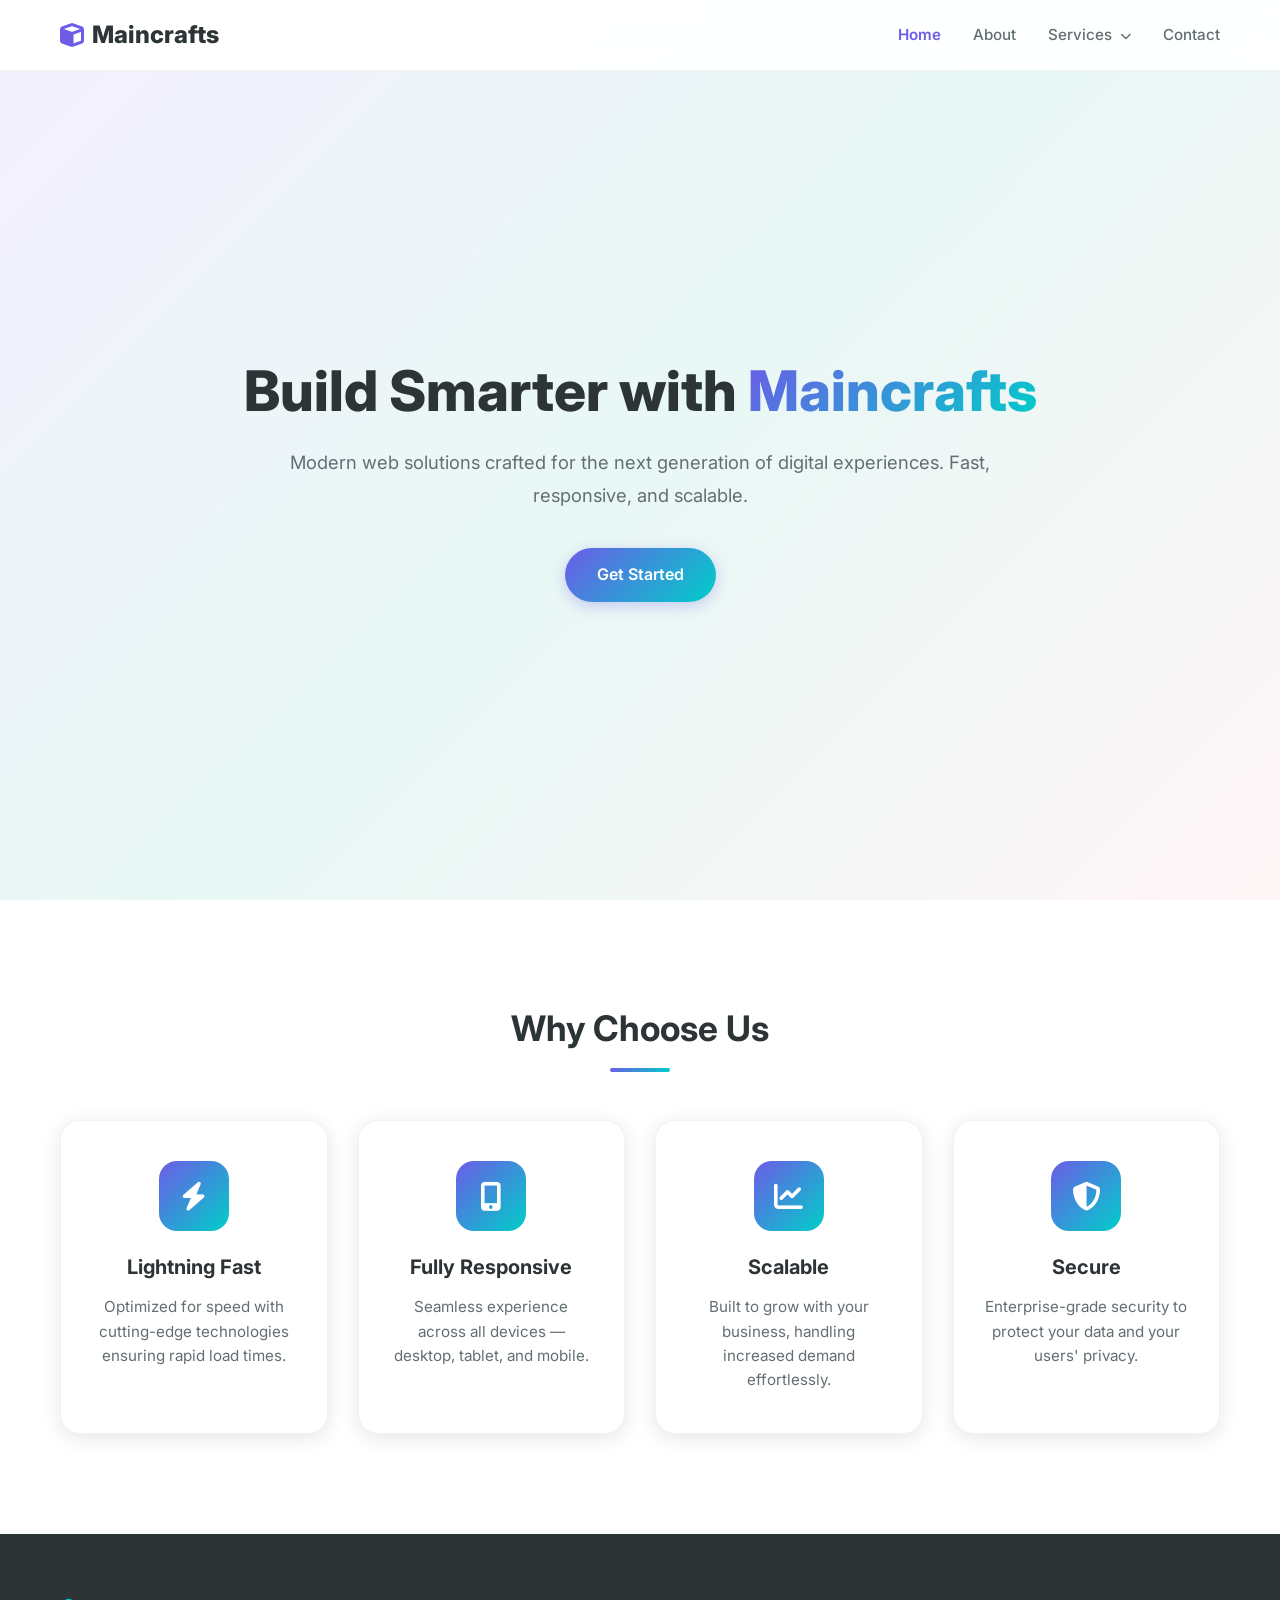
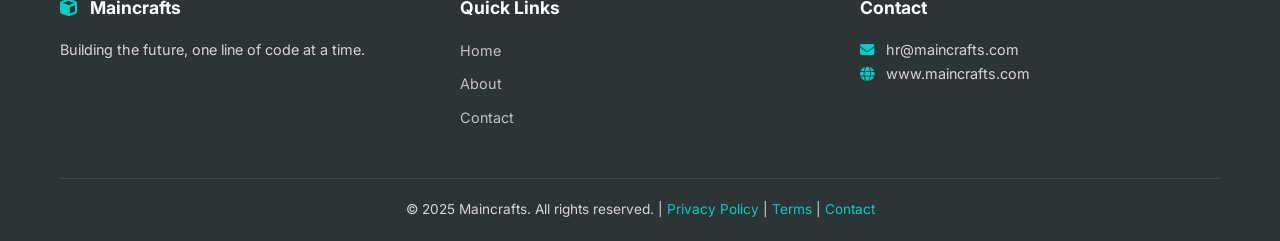
<file: index.html>
<!DOCTYPE html>
<html lang="en">
<head>
    <meta charset="UTF-8">
    <meta name="viewport" content="width=device-width, initial-scale=1.0">
    <title>Maincrafts - Build Smarter</title>
    <link rel="preconnect" href="https://fonts.googleapis.com">
    <link href="https://fonts.googleapis.com/css2?family=Inter:wght@400;500;600;700;800&display=swap" rel="stylesheet">
    <link rel="stylesheet" href="https://cdnjs.cloudflare.com/ajax/libs/font-awesome/6.5.0/css/all.min.css">
    <link rel="stylesheet" href="css/style.css">
</head>
<body>
    <header class="header">
        <nav class="navbar">
            <div class="nav-container">
                <a href="index.html" class="logo">
                    <i class="fas fa-cube"></i> Maincrafts
                </a>
                <button class="nav-toggle" aria-label="Toggle navigation">
                    <i class="fas fa-bars"></i>
                </button>
                <ul class="nav-menu">
                    <li><a href="index.html" class="active">Home</a></li>
                    <li><a href="about.html">About</a></li>
                    <li class="dropdown">
                        <a href="#" class="dropdown-toggle">Services <i class="fas fa-chevron-down"></i></a>
                        <ul class="dropdown-menu">
                            <li><a href="#">Web Development</a></li>
                            <li><a href="#">Mobile Apps</a></li>
                            <li><a href="#">Cloud Solutions</a></li>
                        </ul>
                    </li>
                    <li><a href="contact.html">Contact</a></li>
                </ul>
            </div>
        </nav>
    </header>

    <main>
        <section class="hero">
            <div class="hero-content">
                <h1>Build Smarter with <span class="highlight">Maincrafts</span></h1>
                <p>Modern web solutions crafted for the next generation of digital experiences. Fast, responsive, and scalable.</p>
                <a href="contact.html" class="btn btn-primary">Get Started</a>
            </div>
        </section>

        <section class="features">
            <div class="container">
                <h2 class="section-title">Why Choose Us</h2>
                <div class="features-grid">
                    <div class="feature-card">
                        <div class="feature-icon"><i class="fas fa-bolt"></i></div>
                        <h3>Lightning Fast</h3>
                        <p>Optimized for speed with cutting-edge technologies ensuring rapid load times.</p>
                    </div>
                    <div class="feature-card">
                        <div class="feature-icon"><i class="fas fa-mobile-alt"></i></div>
                        <h3>Fully Responsive</h3>
                        <p>Seamless experience across all devices — desktop, tablet, and mobile.</p>
                    </div>
                    <div class="feature-card">
                        <div class="feature-icon"><i class="fas fa-chart-line"></i></div>
                        <h3>Scalable</h3>
                        <p>Built to grow with your business, handling increased demand effortlessly.</p>
                    </div>
                    <div class="feature-card">
                        <div class="feature-icon"><i class="fas fa-shield-alt"></i></div>
                        <h3>Secure</h3>
                        <p>Enterprise-grade security to protect your data and your users' privacy.</p>
                    </div>
                </div>
            </div>
        </section>
    </main>

    <footer class="footer">
        <div class="container">
            <div class="footer-content">
                <div class="footer-section">
                    <h4><i class="fas fa-cube"></i> Maincrafts</h4>
                    <p>Building the future, one line of code at a time.</p>
                </div>
                <div class="footer-section">
                    <h4>Quick Links</h4>
                    <ul>
                        <li><a href="index.html">Home</a></li>
                        <li><a href="about.html">About</a></li>
                        <li><a href="contact.html">Contact</a></li>
                    </ul>
                </div>
                <div class="footer-section">
                    <h4>Contact</h4>
                    <p><i class="fas fa-envelope"></i> hr@maincrafts.com</p>
                    <p><i class="fas fa-globe"></i> www.maincrafts.com</p>
                </div>
            </div>
            <div class="footer-bottom">
                <p>&copy; 2025 Maincrafts. All rights reserved. | <a href="#">Privacy Policy</a> | <a href="#">Terms</a> | <a href="contact.html">Contact</a></p>
            </div>
        </div>
    </footer>

    <script src="js/script.js"></script>
</body>
</html>
</file>
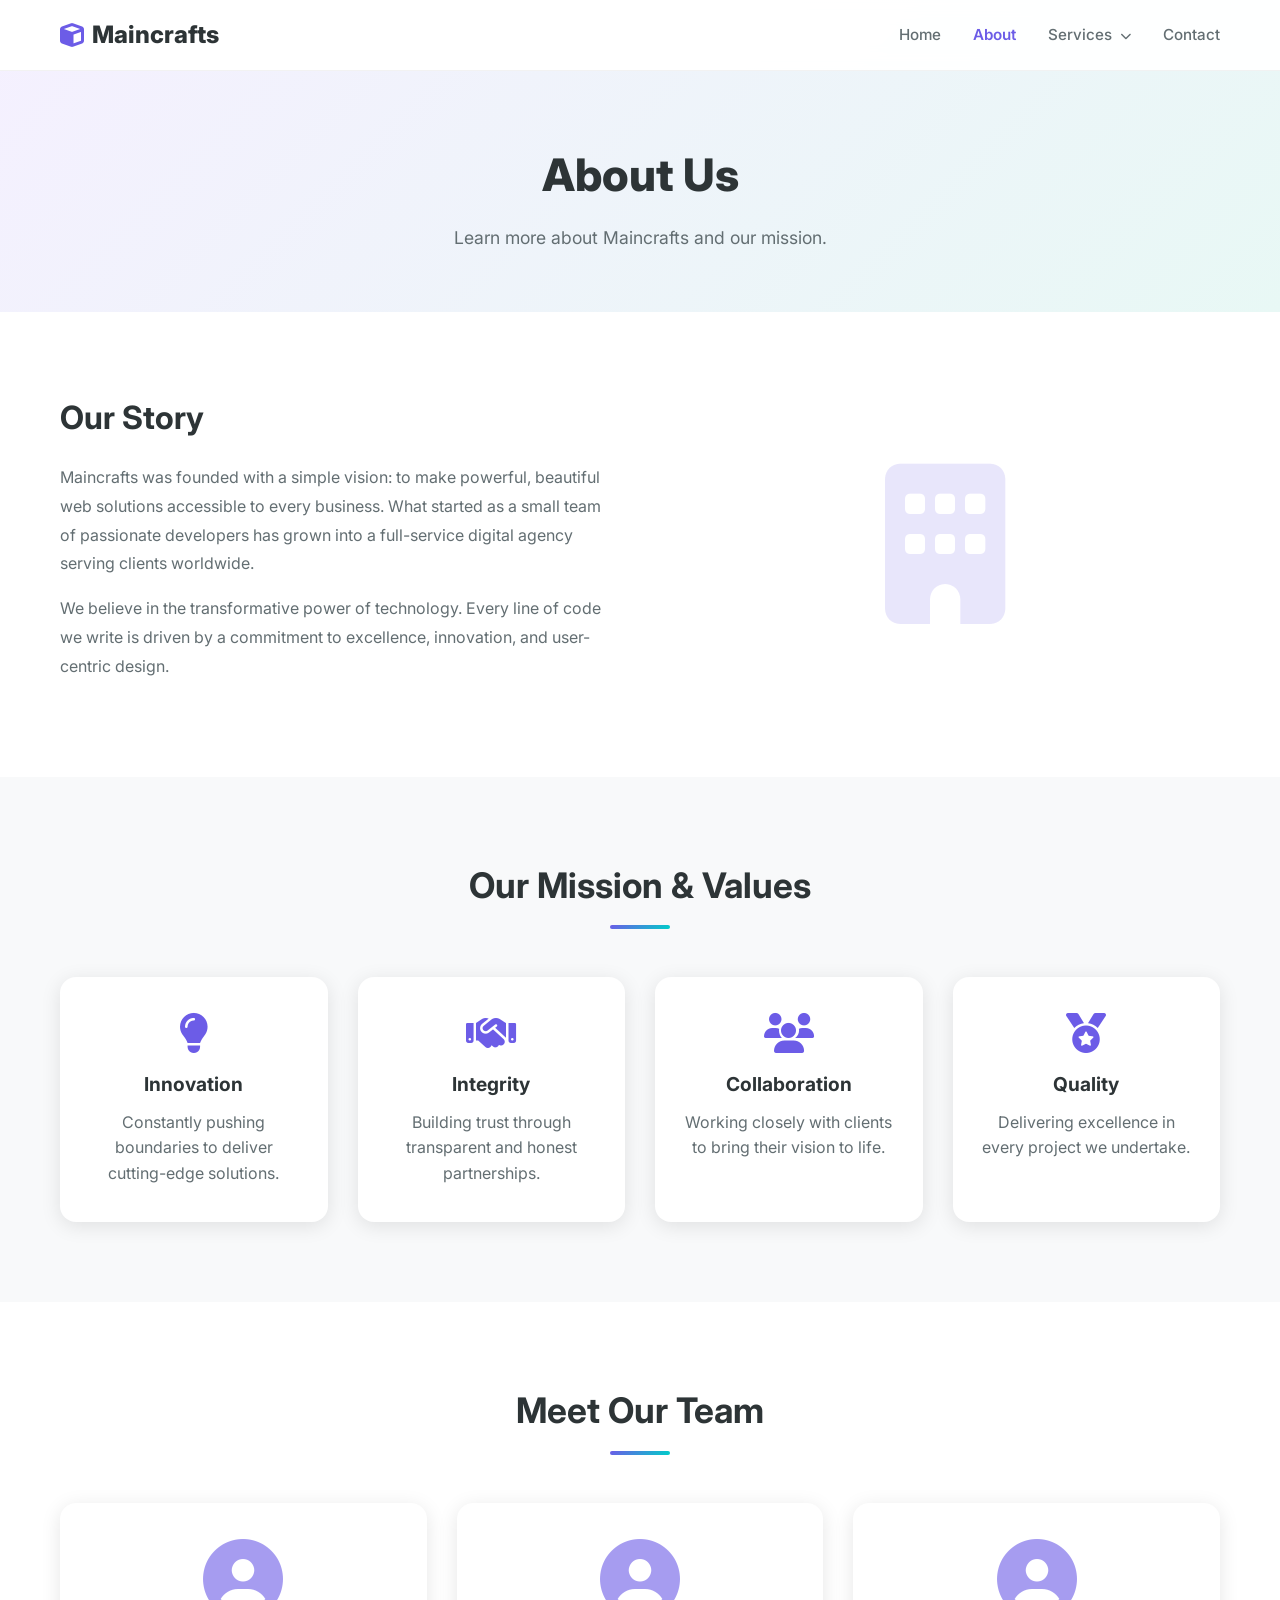
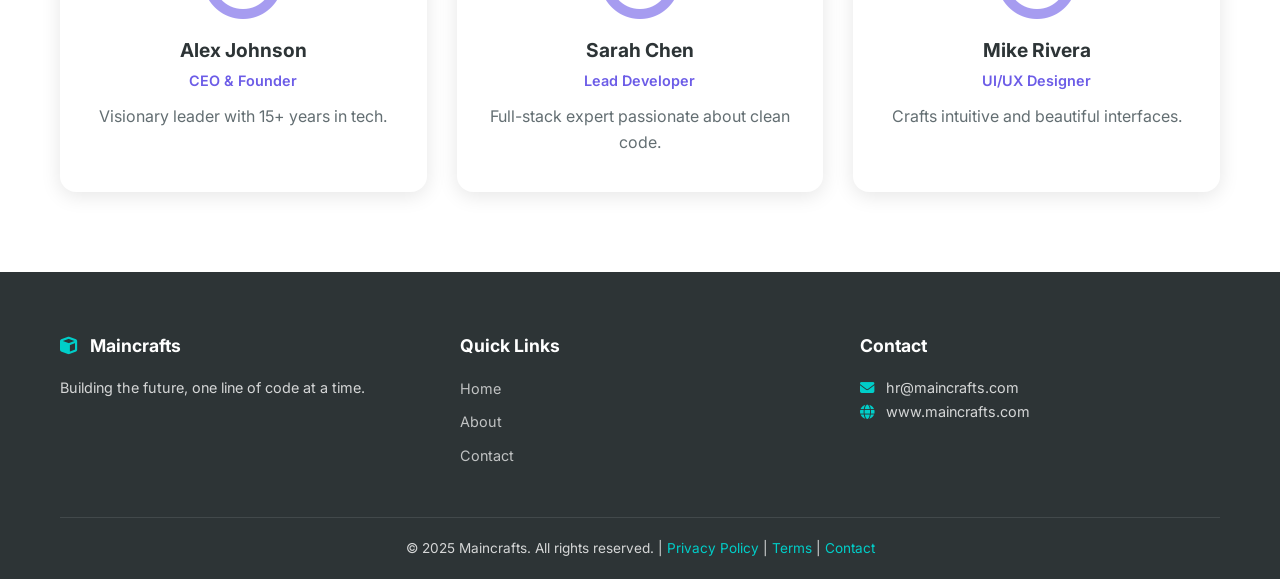
<file: about.html>
<!DOCTYPE html>
<html lang="en">
<head>
    <meta charset="UTF-8">
    <meta name="viewport" content="width=device-width, initial-scale=1.0">
    <title>About - Maincrafts</title>
    <link rel="preconnect" href="https://fonts.googleapis.com">
    <link href="https://fonts.googleapis.com/css2?family=Inter:wght@400;500;600;700;800&display=swap" rel="stylesheet">
    <link rel="stylesheet" href="https://cdnjs.cloudflare.com/ajax/libs/font-awesome/6.5.0/css/all.min.css">
    <link rel="stylesheet" href="css/style.css">
</head>
<body>
    <header class="header">
        <nav class="navbar">
            <div class="nav-container">
                <a href="index.html" class="logo">
                    <i class="fas fa-cube"></i> Maincrafts
                </a>
                <button class="nav-toggle" aria-label="Toggle navigation">
                    <i class="fas fa-bars"></i>
                </button>
                <ul class="nav-menu">
                    <li><a href="index.html">Home</a></li>
                    <li><a href="about.html" class="active">About</a></li>
                    <li class="dropdown">
                        <a href="#" class="dropdown-toggle">Services <i class="fas fa-chevron-down"></i></a>
                        <ul class="dropdown-menu">
                            <li><a href="#">Web Development</a></li>
                            <li><a href="#">Mobile Apps</a></li>
                            <li><a href="#">Cloud Solutions</a></li>
                        </ul>
                    </li>
                    <li><a href="contact.html">Contact</a></li>
                </ul>
            </div>
        </nav>
    </header>

    <main>
        <section class="page-header">
            <div class="container">
                <h1>About Us</h1>
                <p>Learn more about Maincrafts and our mission.</p>
            </div>
        </section>

        <section class="about-story">
            <div class="container">
                <div class="about-grid">
                    <div class="about-text">
                        <h2>Our Story</h2>
                        <p>Maincrafts was founded with a simple vision: to make powerful, beautiful web solutions accessible to every business. What started as a small team of passionate developers has grown into a full-service digital agency serving clients worldwide.</p>
                        <p>We believe in the transformative power of technology. Every line of code we write is driven by a commitment to excellence, innovation, and user-centric design.</p>
                    </div>
                    <div class="about-image">
                        <i class="fas fa-building"></i>
                    </div>
                </div>
            </div>
        </section>

        <section class="mission">
            <div class="container">
                <h2 class="section-title">Our Mission & Values</h2>
                <div class="values-grid">
                    <div class="value-card">
                        <i class="fas fa-lightbulb"></i>
                        <h3>Innovation</h3>
                        <p>Constantly pushing boundaries to deliver cutting-edge solutions.</p>
                    </div>
                    <div class="value-card">
                        <i class="fas fa-handshake"></i>
                        <h3>Integrity</h3>
                        <p>Building trust through transparent and honest partnerships.</p>
                    </div>
                    <div class="value-card">
                        <i class="fas fa-users"></i>
                        <h3>Collaboration</h3>
                        <p>Working closely with clients to bring their vision to life.</p>
                    </div>
                    <div class="value-card">
                        <i class="fas fa-medal"></i>
                        <h3>Quality</h3>
                        <p>Delivering excellence in every project we undertake.</p>
                    </div>
                </div>
            </div>
        </section>

        <section class="team">
            <div class="container">
                <h2 class="section-title">Meet Our Team</h2>
                <div class="team-grid">
                    <div class="team-card">
                        <div class="team-avatar"><i class="fas fa-user-circle"></i></div>
                        <h3>Alex Johnson</h3>
                        <p class="team-role">CEO & Founder</p>
                        <p>Visionary leader with 15+ years in tech.</p>
                    </div>
                    <div class="team-card">
                        <div class="team-avatar"><i class="fas fa-user-circle"></i></div>
                        <h3>Sarah Chen</h3>
                        <p class="team-role">Lead Developer</p>
                        <p>Full-stack expert passionate about clean code.</p>
                    </div>
                    <div class="team-card">
                        <div class="team-avatar"><i class="fas fa-user-circle"></i></div>
                        <h3>Mike Rivera</h3>
                        <p class="team-role">UI/UX Designer</p>
                        <p>Crafts intuitive and beautiful interfaces.</p>
                    </div>
                </div>
            </div>
        </section>
    </main>

    <footer class="footer">
        <div class="container">
            <div class="footer-content">
                <div class="footer-section">
                    <h4><i class="fas fa-cube"></i> Maincrafts</h4>
                    <p>Building the future, one line of code at a time.</p>
                </div>
                <div class="footer-section">
                    <h4>Quick Links</h4>
                    <ul>
                        <li><a href="index.html">Home</a></li>
                        <li><a href="about.html">About</a></li>
                        <li><a href="contact.html">Contact</a></li>
                    </ul>
                </div>
                <div class="footer-section">
                    <h4>Contact</h4>
                    <p><i class="fas fa-envelope"></i> hr@maincrafts.com</p>
                    <p><i class="fas fa-globe"></i> www.maincrafts.com</p>
                </div>
            </div>
            <div class="footer-bottom">
                <p>&copy; 2025 Maincrafts. All rights reserved. | <a href="#">Privacy Policy</a> | <a href="#">Terms</a> | <a href="contact.html">Contact</a></p>
            </div>
        </div>
    </footer>

    <script src="js/script.js"></script>
</body>
</html>
</file>
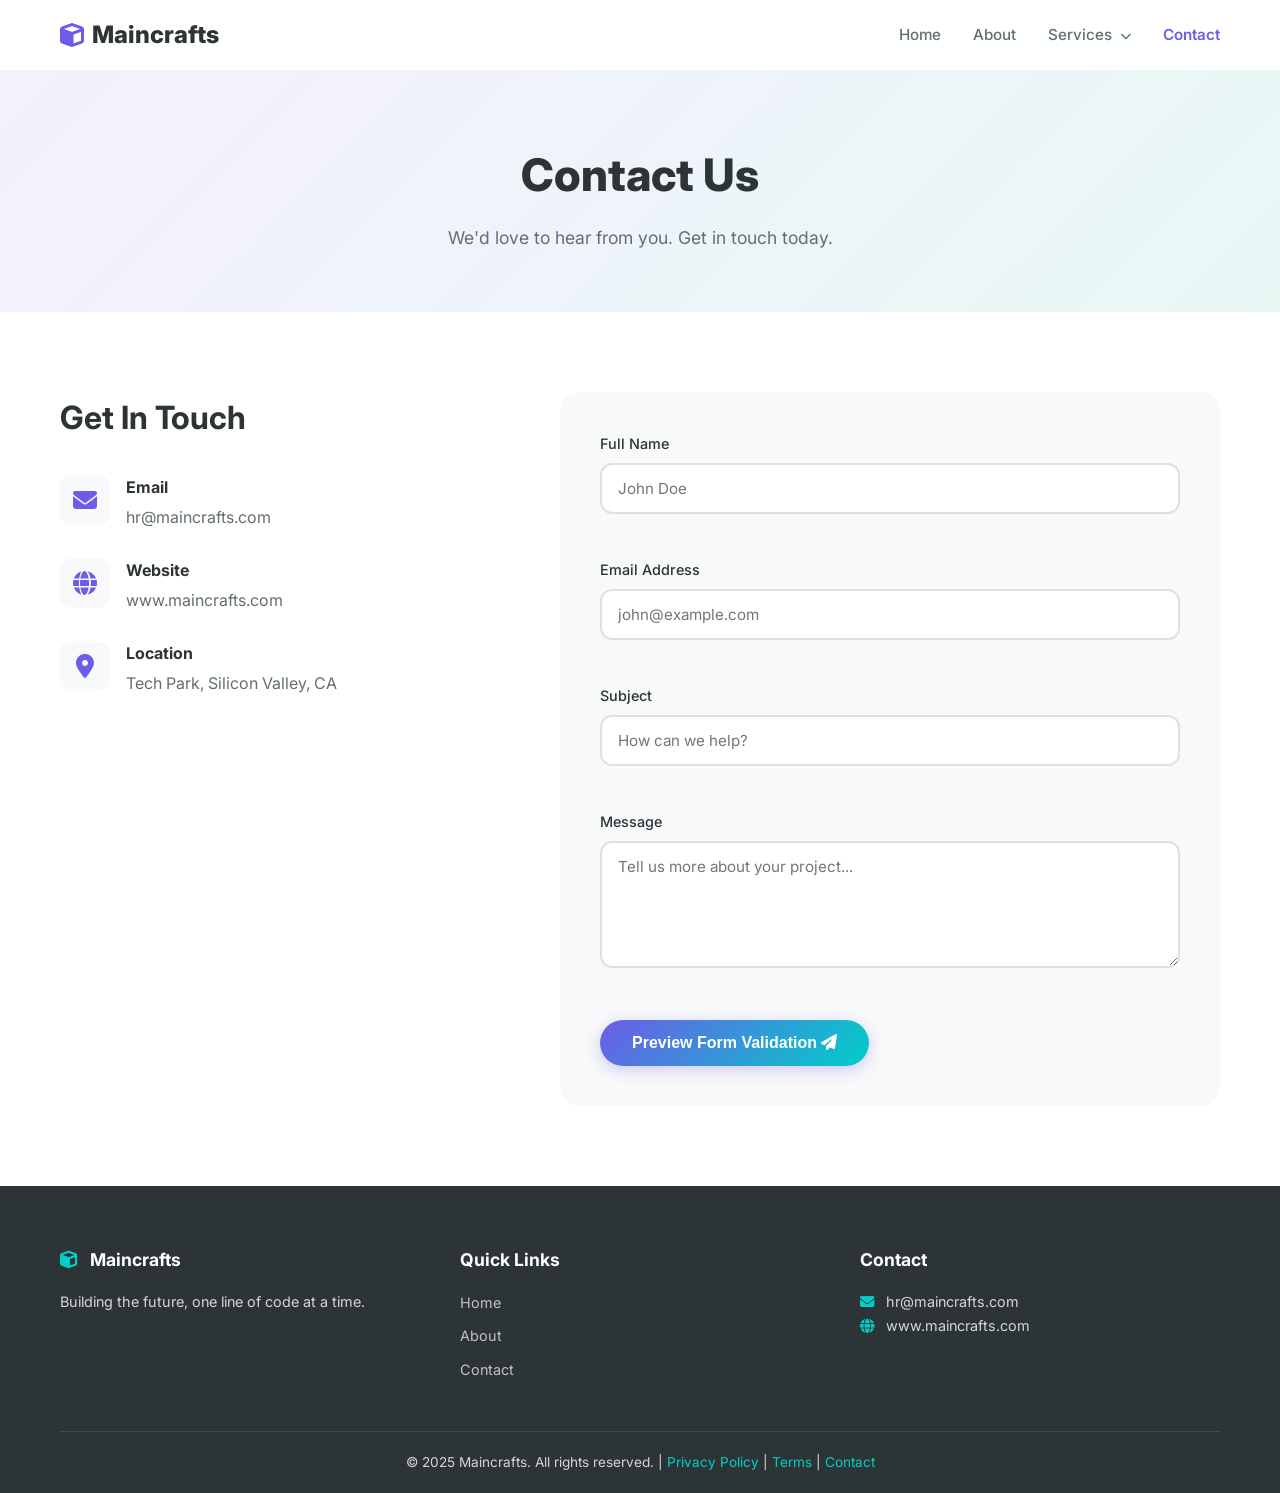
<file: contact.html>
<!DOCTYPE html>
<html lang="en">
<head>
    <meta charset="UTF-8">
    <meta name="viewport" content="width=device-width, initial-scale=1.0">
    <title>Contact - Maincrafts</title>
    <link rel="preconnect" href="https://fonts.googleapis.com">
    <link href="https://fonts.googleapis.com/css2?family=Inter:wght@400;500;600;700;800&display=swap" rel="stylesheet">
    <link rel="stylesheet" href="https://cdnjs.cloudflare.com/ajax/libs/font-awesome/6.5.0/css/all.min.css">
    <link rel="stylesheet" href="css/style.css">
</head>
<body>
    <header class="header">
        <nav class="navbar">
            <div class="nav-container">
                <a href="index.html" class="logo">
                    <i class="fas fa-cube"></i> Maincrafts
                </a>
                <button class="nav-toggle" aria-label="Toggle navigation">
                    <i class="fas fa-bars"></i>
                </button>
                <ul class="nav-menu">
                    <li><a href="index.html">Home</a></li>
                    <li><a href="about.html">About</a></li>
                    <li class="dropdown">
                        <a href="#" class="dropdown-toggle">Services <i class="fas fa-chevron-down"></i></a>
                        <ul class="dropdown-menu">
                            <li><a href="#">Web Development</a></li>
                            <li><a href="#">Mobile Apps</a></li>
                            <li><a href="#">Cloud Solutions</a></li>
                        </ul>
                    </li>
                    <li><a href="contact.html" class="active">Contact</a></li>
                </ul>
            </div>
        </nav>
    </header>

    <main>
        <section class="page-header">
            <div class="container">
                <h1>Contact Us</h1>
                <p>We'd love to hear from you. Get in touch today.</p>
            </div>
        </section>

        <section class="contact-section">
            <div class="container">
                <div class="contact-grid">
                    <div class="contact-info">
                        <h2>Get In Touch</h2>
                        <div class="info-item">
                            <i class="fas fa-envelope"></i>
                            <div>
                                <h4>Email</h4>
                                <p>hr@maincrafts.com</p>
                            </div>
                        </div>
                        <div class="info-item">
                            <i class="fas fa-globe"></i>
                            <div>
                                <h4>Website</h4>
                                <p>www.maincrafts.com</p>
                            </div>
                        </div>
                        <div class="info-item">
                            <i class="fas fa-map-marker-alt"></i>
                            <div>
                                <h4>Location</h4>
                                <p>Tech Park, Silicon Valley, CA</p>
                            </div>
                        </div>
                    </div>
                    <div class="contact-form-wrapper">
                        <form id="contactForm" class="contact-form" novalidate>
                            <div class="form-group">
                                <label for="name">Full Name</label>
                                <input type="text" id="name" name="name" placeholder="John Doe" required>
                                <span class="error-message"></span>
                            </div>
                            <div class="form-group">
                                <label for="email">Email Address</label>
                                <input type="email" id="email" name="email" placeholder="john@example.com" required>
                                <span class="error-message"></span>
                            </div>
                            <div class="form-group">
                                <label for="subject">Subject</label>
                                <input type="text" id="subject" name="subject" placeholder="How can we help?" required>
                                <span class="error-message"></span>
                            </div>
                            <div class="form-group">
                                <label for="message">Message</label>
                                <textarea id="message" name="message" rows="5" placeholder="Tell us more about your project..." required></textarea>
                                <span class="error-message"></span>
                            </div>
                            <button type="submit" class="btn btn-primary">Preview Form Validation <i class="fas fa-paper-plane"></i></button>
                        </form>
                        <div id="formSuccess" class="form-success hidden">
                            <i class="fas fa-check-circle"></i>
                            <h3>Form validation preview complete</h3>
                            <p>This static demo has no backend. Your message was not sent or stored.</p>
                        </div>
                    </div>
                </div>
            </div>
        </section>
    </main>

    <footer class="footer">
        <div class="container">
            <div class="footer-content">
                <div class="footer-section">
                    <h4><i class="fas fa-cube"></i> Maincrafts</h4>
                    <p>Building the future, one line of code at a time.</p>
                </div>
                <div class="footer-section">
                    <h4>Quick Links</h4>
                    <ul>
                        <li><a href="index.html">Home</a></li>
                        <li><a href="about.html">About</a></li>
                        <li><a href="contact.html">Contact</a></li>
                    </ul>
                </div>
                <div class="footer-section">
                    <h4>Contact</h4>
                    <p><i class="fas fa-envelope"></i> hr@maincrafts.com</p>
                    <p><i class="fas fa-globe"></i> www.maincrafts.com</p>
                </div>
            </div>
            <div class="footer-bottom">
                <p>&copy; 2025 Maincrafts. All rights reserved. | <a href="#">Privacy Policy</a> | <a href="#">Terms</a> | <a href="contact.html">Contact</a></p>
            </div>
        </div>
    </footer>

    <script src="js/script.js"></script>
</body>
</html>
</file>
<file: css/style.css>
* {
    margin: 0;
    padding: 0;
    box-sizing: border-box;
}

:root {
    --primary: #6c5ce7;
    --primary-dark: #5a4bd1;
    --secondary: #00cec9;
    --accent: #fd79a8;
    --dark: #2d3436;
    --light: #f8f9fa;
    --text: #636e72;
    --gradient: linear-gradient(135deg, #6c5ce7 0%, #00cec9 100%);
    --shadow: 0 4px 20px rgba(0, 0, 0, 0.1);
    --shadow-hover: 0 8px 30px rgba(0, 0, 0, 0.15);
}

html {
    scroll-behavior: smooth;
}

body {
    font-family: 'Inter', -apple-system, BlinkMacSystemFont, sans-serif;
    color: var(--text);
    line-height: 1.6;
    overflow-x: hidden;
}

a {
    text-decoration: none;
    color: inherit;
}

ul {
    list-style: none;
}

.container {
    max-width: 1200px;
    margin: 0 auto;
    padding: 0 20px;
}

.section-title {
    text-align: center;
    font-size: 2.2rem;
    color: var(--dark);
    margin-bottom: 3rem;
    position: relative;
}

.section-title::after {
    content: '';
    display: block;
    width: 60px;
    height: 4px;
    background: var(--gradient);
    margin: 12px auto 0;
    border-radius: 2px;
}

.btn {
    display: inline-block;
    padding: 14px 32px;
    border-radius: 50px;
    font-weight: 600;
    font-size: 1rem;
    cursor: pointer;
    transition: all 0.3s ease;
    border: none;
}

.btn-primary {
    background: var(--gradient);
    color: white;
    box-shadow: 0 4px 15px rgba(108, 92, 231, 0.3);
}

.btn-primary:hover {
    transform: translateY(-2px);
    box-shadow: 0 8px 25px rgba(108, 92, 231, 0.4);
}

.highlight {
    background: var(--gradient);
    -webkit-background-clip: text;
    -webkit-text-fill-color: transparent;
    background-clip: text;
}

.navbar {
    position: fixed;
    top: 0;
    width: 100%;
    z-index: 1000;
    background: rgba(255, 255, 255, 0.95);
    backdrop-filter: blur(10px);
    border-bottom: 1px solid rgba(0, 0, 0, 0.05);
}

.nav-container {
    max-width: 1200px;
    margin: 0 auto;
    padding: 0 20px;
    display: flex;
    justify-content: space-between;
    align-items: center;
    height: 70px;
}

.logo {
    font-size: 1.5rem;
    font-weight: 800;
    color: var(--dark);
    display: flex;
    align-items: center;
    gap: 8px;
}

.logo i {
    color: var(--primary);
}

.nav-menu {
    display: flex;
    align-items: center;
    gap: 32px;
}

.nav-menu a {
    font-weight: 500;
    color: var(--text);
    transition: color 0.3s;
    font-size: 0.95rem;
}

.nav-menu a:hover,
.nav-menu a.active {
    color: var(--primary);
}

.nav-menu a.active {
    font-weight: 600;
}

.nav-toggle {
    display: none;
    background: none;
    border: none;
    font-size: 1.5rem;
    cursor: pointer;
    color: var(--dark);
}

.dropdown {
    position: relative;
}

.dropdown-toggle i {
    font-size: 0.7rem;
    margin-left: 4px;
}

.dropdown-menu {
    position: absolute;
    top: 100%;
    left: 0;
    background: white;
    border-radius: 12px;
    box-shadow: var(--shadow-hover);
    padding: 8px 0;
    min-width: 200px;
    opacity: 0;
    visibility: hidden;
    transform: translateY(10px);
    transition: all 0.3s ease;
}

.dropdown:hover .dropdown-menu {
    opacity: 1;
    visibility: visible;
    transform: translateY(0);
}

.dropdown-menu li a {
    display: block;
    padding: 10px 20px;
    color: var(--text);
    transition: background 0.3s, color 0.3s;
}

.dropdown-menu li a:hover {
    background: var(--light);
    color: var(--primary);
}

.hero {
    padding: 160px 20px 100px;
    background: linear-gradient(135deg, #f5f0ff 0%, #e8f8f5 50%, #fff5f7 100%);
    text-align: center;
    min-height: 100vh;
    display: flex;
    align-items: center;
    justify-content: center;
}

.hero-content {
    max-width: 800px;
}

.hero-content h1 {
    font-size: 3.5rem;
    font-weight: 800;
    color: var(--dark);
    margin-bottom: 20px;
    line-height: 1.2;
}

.hero-content p {
    font-size: 1.15rem;
    color: var(--text);
    margin-bottom: 36px;
    line-height: 1.8;
}

.features {
    padding: 100px 0;
    background: white;
}

.features-grid {
    display: grid;
    grid-template-columns: repeat(auto-fit, minmax(250px, 1fr));
    gap: 30px;
}

.feature-card {
    text-align: center;
    padding: 40px 30px;
    border-radius: 20px;
    background: white;
    box-shadow: var(--shadow);
    transition: all 0.3s ease;
    border: 1px solid rgba(0, 0, 0, 0.05);
}

.feature-card:hover {
    transform: translateY(-8px);
    box-shadow: var(--shadow-hover);
}

.feature-icon {
    width: 70px;
    height: 70px;
    margin: 0 auto 20px;
    background: var(--gradient);
    border-radius: 18px;
    display: flex;
    align-items: center;
    justify-content: center;
    font-size: 1.8rem;
    color: white;
}

.feature-card h3 {
    font-size: 1.25rem;
    color: var(--dark);
    margin-bottom: 12px;
}

.feature-card p {
    font-size: 0.95rem;
    color: var(--text);
}

.page-header {
    padding: 140px 0 60px;
    background: linear-gradient(135deg, #f5f0ff 0%, #e8f8f5 100%);
    text-align: center;
}

.page-header h1 {
    font-size: 2.8rem;
    font-weight: 800;
    color: var(--dark);
    margin-bottom: 12px;
}

.page-header p {
    font-size: 1.1rem;
    color: var(--text);
}

.about-story {
    padding: 80px 0;
    background: white;
}

.about-grid {
    display: grid;
    grid-template-columns: 1fr 1fr;
    gap: 60px;
    align-items: center;
}

.about-text h2 {
    font-size: 2rem;
    color: var(--dark);
    margin-bottom: 20px;
}

.about-text p {
    margin-bottom: 16px;
    line-height: 1.8;
}

.about-image {
    display: flex;
    align-items: center;
    justify-content: center;
    font-size: 10rem;
    color: var(--primary);
    opacity: 0.15;
}

.mission {
    padding: 80px 0;
    background: var(--light);
}

.values-grid {
    display: grid;
    grid-template-columns: repeat(auto-fit, minmax(250px, 1fr));
    gap: 30px;
}

.value-card {
    text-align: center;
    padding: 36px 28px;
    background: white;
    border-radius: 16px;
    box-shadow: var(--shadow);
    transition: transform 0.3s ease;
}

.value-card:hover {
    transform: translateY(-5px);
}

.value-card i {
    font-size: 2.5rem;
    color: var(--primary);
    margin-bottom: 16px;
}

.value-card h3 {
    font-size: 1.2rem;
    color: var(--dark);
    margin-bottom: 10px;
}

.team {
    padding: 80px 0;
    background: white;
}

.team-grid {
    display: grid;
    grid-template-columns: repeat(auto-fit, minmax(280px, 1fr));
    gap: 30px;
}

.team-card {
    text-align: center;
    padding: 36px 24px;
    background: white;
    border-radius: 16px;
    box-shadow: var(--shadow);
    transition: transform 0.3s ease;
}

.team-card:hover {
    transform: translateY(-5px);
}

.team-avatar i {
    font-size: 5rem;
    color: var(--primary);
    opacity: 0.6;
    margin-bottom: 16px;
}

.team-card h3 {
    font-size: 1.2rem;
    color: var(--dark);
    margin-bottom: 4px;
}

.team-role {
    color: var(--primary);
    font-weight: 600;
    font-size: 0.9rem;
    margin-bottom: 12px;
}

.contact-section {
    padding: 80px 0;
    background: white;
}

.contact-grid {
    display: grid;
    grid-template-columns: 1fr 1.5fr;
    gap: 60px;
}

.contact-info h2 {
    font-size: 2rem;
    color: var(--dark);
    margin-bottom: 32px;
}

.info-item {
    display: flex;
    align-items: flex-start;
    gap: 16px;
    margin-bottom: 28px;
}

.info-item i {
    font-size: 1.5rem;
    color: var(--primary);
    width: 50px;
    height: 50px;
    background: var(--light);
    border-radius: 12px;
    display: flex;
    align-items: center;
    justify-content: center;
    flex-shrink: 0;
}

.info-item h4 {
    font-size: 1rem;
    color: var(--dark);
    margin-bottom: 4px;
}

.info-item p {
    color: var(--text);
}

.contact-form-wrapper {
    background: var(--light);
    padding: 40px;
    border-radius: 20px;
}

.form-group {
    margin-bottom: 20px;
}

.form-group label {
    display: block;
    font-weight: 500;
    color: var(--dark);
    margin-bottom: 8px;
    font-size: 0.9rem;
}

.form-group input,
.form-group textarea {
    width: 100%;
    padding: 14px 16px;
    border: 2px solid #e0e0e0;
    border-radius: 12px;
    font-family: inherit;
    font-size: 0.95rem;
    transition: border-color 0.3s;
    background: white;
    outline: none;
}

.form-group input:focus,
.form-group textarea:focus {
    border-color: var(--primary);
}

.form-group input.error,
.form-group textarea.error {
    border-color: #e74c3c;
}

.form-group input.success,
.form-group textarea.success {
    border-color: #27ae60;
}

.error-message {
    display: block;
    color: #e74c3c;
    font-size: 0.8rem;
    margin-top: 6px;
    min-height: 18px;
}

.form-success {
    text-align: center;
    padding: 60px 20px;
}

.form-success i {
    font-size: 4rem;
    color: #27ae60;
    margin-bottom: 20px;
}

.form-success h3 {
    font-size: 1.5rem;
    color: var(--dark);
    margin-bottom: 10px;
}

.hidden {
    display: none;
}

.footer {
    background: var(--dark);
    color: rgba(255, 255, 255, 0.8);
    padding: 60px 0 0;
}

.footer-content {
    display: grid;
    grid-template-columns: repeat(auto-fit, minmax(250px, 1fr));
    gap: 40px;
    margin-bottom: 40px;
}

.footer-section h4 {
    color: white;
    font-size: 1.1rem;
    margin-bottom: 16px;
}

.footer-section p {
    font-size: 0.9rem;
    line-height: 1.7;
}

.footer-section ul li {
    margin-bottom: 8px;
}

.footer-section ul li a {
    color: rgba(255, 255, 255, 0.7);
    transition: color 0.3s;
    font-size: 0.9rem;
}

.footer-section ul li a:hover {
    color: var(--secondary);
}

.footer-section i {
    margin-right: 8px;
    color: var(--secondary);
}

.footer-bottom {
    border-top: 1px solid rgba(255, 255, 255, 0.1);
    padding: 20px 0;
    text-align: center;
    font-size: 0.85rem;
}

.footer-bottom a {
    color: var(--secondary);
    transition: color 0.3s;
}

.footer-bottom a:hover {
    color: white;
}

@media (max-width: 768px) {
    .hero-content h1 {
        font-size: 2.2rem;
    }

    .hero-content p {
        font-size: 1rem;
    }

    .section-title {
        font-size: 1.8rem;
    }

    .nav-toggle {
        display: block;
    }

    .nav-menu {
        position: fixed;
        left: -100%;
        top: 70px;
        flex-direction: column;
        background: white;
        width: 100%;
        text-align: center;
        padding: 40px 0;
        gap: 24px;
        box-shadow: 0 10px 30px rgba(0, 0, 0, 0.1);
        transition: left 0.3s ease;
    }

    .nav-menu.active {
        left: 0;
    }

    .dropdown-menu {
        position: static;
        box-shadow: none;
        opacity: 1;
        visibility: visible;
        transform: none;
        padding: 8px 0;
        display: none;
    }

    .dropdown.active .dropdown-menu {
        display: block;
    }

    .about-grid {
        grid-template-columns: 1fr;
        gap: 30px;
    }

    .contact-grid {
        grid-template-columns: 1fr;
        gap: 40px;
    }

    .contact-form-wrapper {
        padding: 24px;
    }

    .page-header h1 {
        font-size: 2rem;
    }
}

@media (max-width: 480px) {
    .hero {
        padding: 120px 16px 80px;
    }

    .hero-content h1 {
        font-size: 1.8rem;
    }

    .features-grid {
        grid-template-columns: 1fr;
    }

    .footer-content {
        grid-template-columns: 1fr;
        text-align: center;
    }
}
</file>
